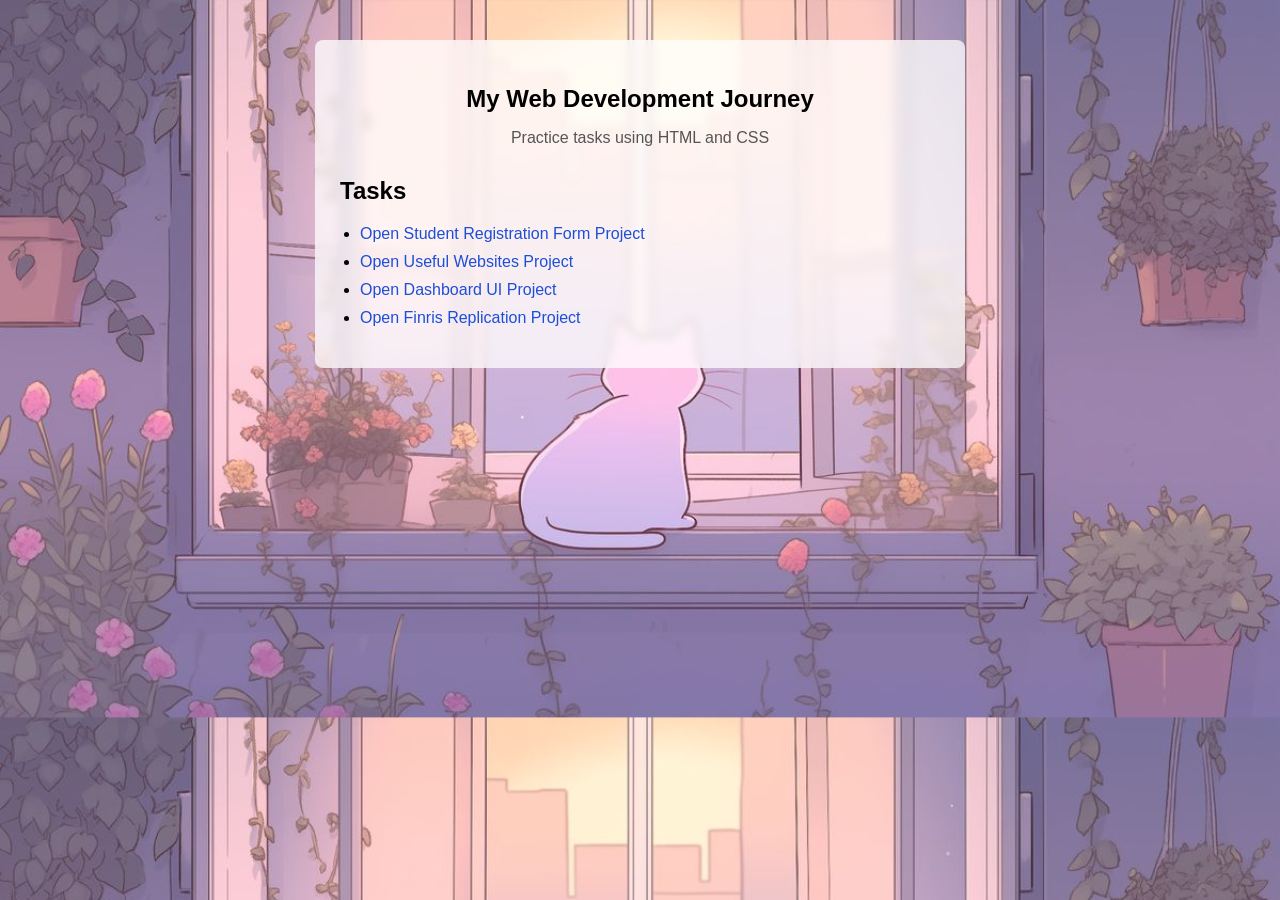
<file: index.html>
<!DOCTYPE html>
<html lang="en">

<head>
    <meta charset="UTF-8">
    <meta name="viewport" content="width=device-width, initial-scale=1.0">

    <title>My Web Development Journey</title>
    <meta name="description" content="A collection of my HTML and CSS practice projects.">
    <link rel="icon" type="image/png" href="./PUBLIC/favicon.png">
    <style>
        body {
            font-family: Arial, sans-serif;
            background-image: url(./PUBLIC/mainBG.jpg);
            background-size: cover;
            margin: 0;
            padding: 40px;
        }

        .container {
            max-width: 600px;
            margin: auto;
            background: rgba(255, 255, 255, 0.75);
            padding: 25px;
            border-radius: 8px;
            backdrop-filter: blur(4px);
        }

        h1 {
            text-align: center;
            margin-bottom: 10px;
        }

        p {
            text-align: center;
            color: #555;
        }

        h2 {
            margin-top: 30px;
        }

        ul {
            padding-left: 20px;
        }

        li {
            margin: 10px 0;
        }

        a {
            text-decoration: none;
            color: #1d4ed8;
            transition: 0.2s;
        }

        a:hover {
            cursor: pointer;
            text-decoration: none;
            outline: 2px solid #2563eb;
            outline-offset: 2px;
        }

        a:focus {
            cursor: pointer;
            text-decoration: underline;
            outline: 2px solid #2563eb;
            outline-offset: 2px;
        }
    </style>
</head>

<body>

    <main class="container">
        <section>
            <h1>My Web Development Journey</h1>

            <p>Practice tasks using HTML and CSS</p>

            <h2>Tasks</h2>

            <ul>
                <li>
                    <a href="./projects/html-basics/form/index.html" target="_blank" rel="noopener noreferrer">
                        Open Student Registration Form Project
                    </a>
                </li>

                <li>
                    <a href="./projects/html-basics/websites/index.html" target="_blank" rel="noopener noreferrer">
                        Open Useful Websites Project
                    </a>
                </li>

                <li>
                    <a href="./projects/html-basics/dashboard-ui/index.html" target="_blank" rel="noopener noreferrer">
                        Open Dashboard UI Project
                    </a>
                </li>

                <li>
                    <a href="./projects/html-basics/replicates/finris.html" target="_blank" rel="noopener noreferrer">
                        Open Finris Replication Project
                    </a>
                </li>
            </ul>
        </section>
    </main>

</body>

</html>
</file>
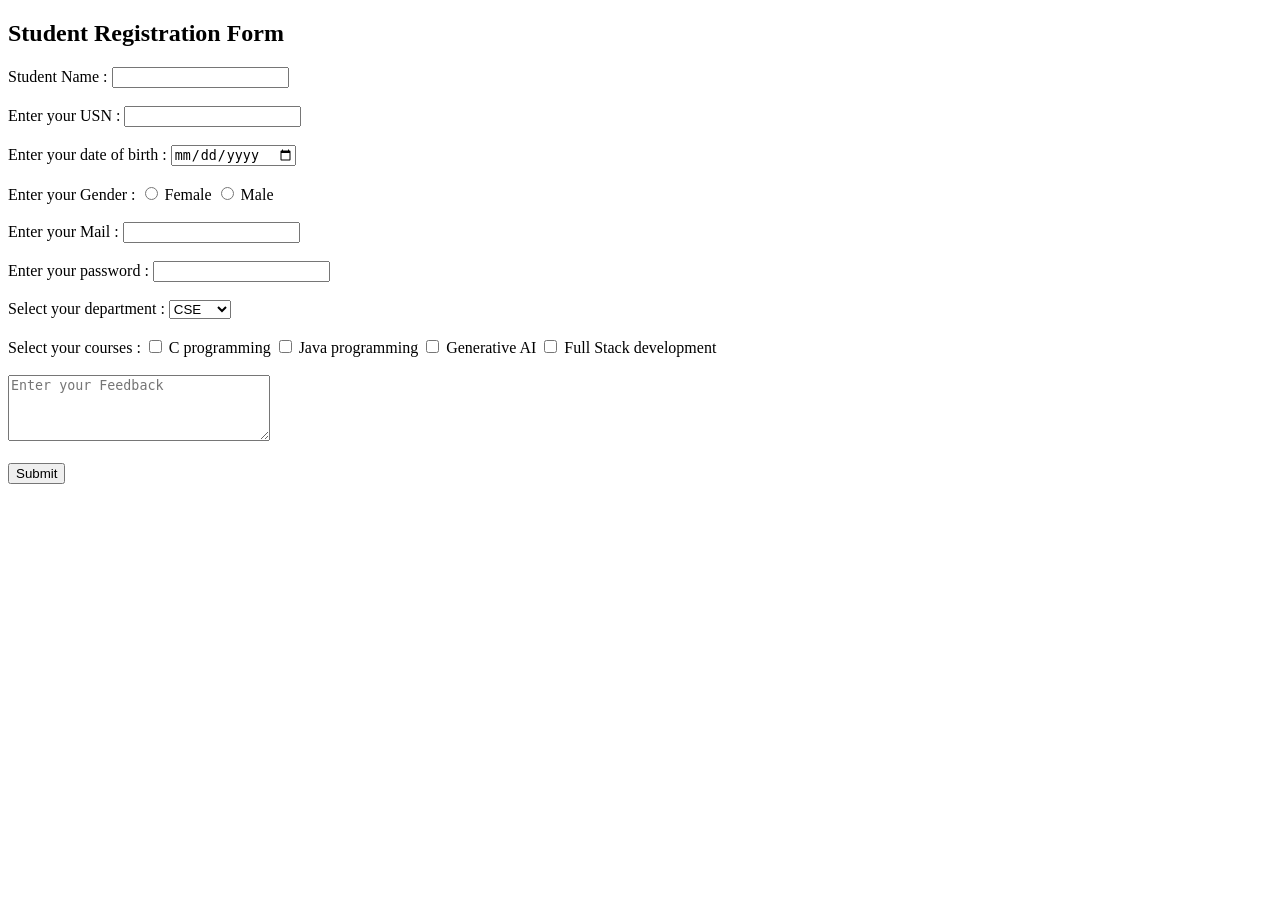
<file: 01-html/form/index.html>
<!DOCTYPE html>
<html lang="en">
<head>
    <meta charset="UTF-8">
    <title>Student Registration</title>
</head>
<body>
    <h2>Student Registration Form</h2>
    <form action="#" method="post">
        <label for="name">Student Name : </label>
        <input type="text" name="name" id="name">
        <br> <br>
        <label for="usn">Enter your USN : </label>
        <input type="text" name="usn" id="usn">
        <br> <br>
        <label for="dob">Enter your date of birth : </label>
        <input type="date" name="dob" id="dob">
        <br> <br>
        <label for="gender">Enter your Gender : </label>
        <input type="radio" name="gender" id="gender-female" value="female">
        <label for="female">Female</label>
        <input type="radio" name="gender" id="gender-male" value="male">
        <label for="male">Male</label>
        <br> <br>
        <label for="mail">Enter your Mail : </label>
        <input type="email" name="mail" id="mail">
        <br> <br>
        <label for="password">Enter your password : </label>
        <input type="password" name="password" id="password">
        <br> <br>
        <label for="dept">Select your department : </label>
        <select name="dept" id="dept">
            <option>CSE</option>
            <option>AIML</option>
            <option>ECE</option>
            <option>CIVIL</option>
            <option>MECH</option>
            <option>DS</option>
        </select>
        <br> <br>
        <label for="course">Select your courses : </label>
        <input type="checkbox" name="course" id="course1" value="C programming">
        <label for="course1">C programming</label>
        <input type="checkbox" name="course" id="course2" value="Java programming">
        <label for="course2">Java programming</label>
        <input type="checkbox" name="course" id="course3" value="Generative AI">
        <label for="course3">Generative AI</label>
        <input type="checkbox" name="course" id="course4" value="Full Stack development">
        <label for="course4">Full Stack development</label>
        <br> <br>
        <textarea name="feedback" rows="4" cols="30" placeholder="Enter your Feedback"></textarea>
        <br> <br>
        <button type="submit">Submit</button>
    </form>
</body>
</html>
</file>
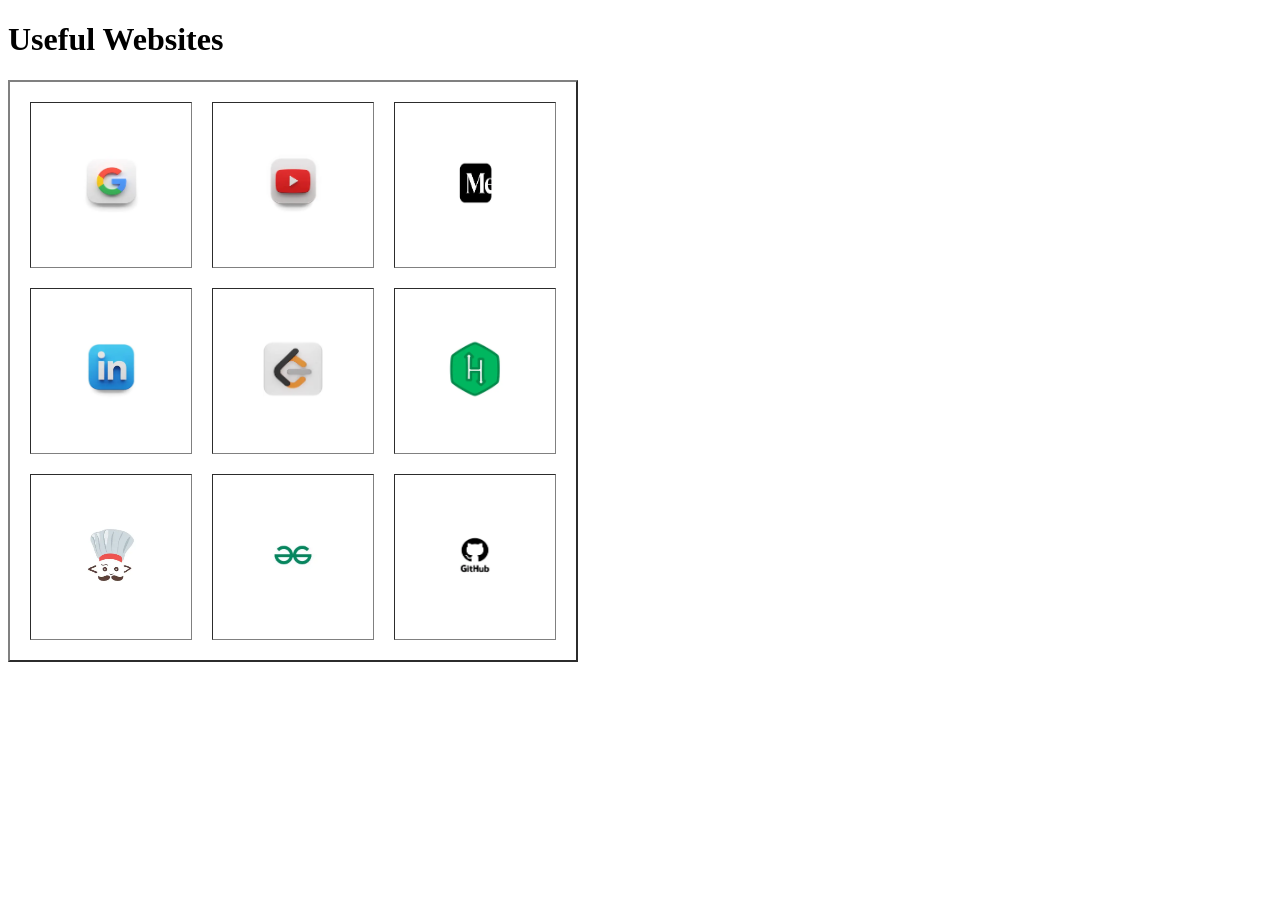
<file: 01-html/websites/index.html>
<!DOCTYPE html>
<html lang="en">
<head>
    <meta charset="UTF-8">
    <title>Useful Websites</title>
</head>
<body>
    <h1>Useful Websites</h1>
    <table border="2" cellpadding = "50" cellspacing = "20">
        <tr>
            <td><a href="https://www.google.com/"  target ="_blank">
                <img src="../../PUBLIC/google.jpg" alt="Google" width="60" height="60">
            </a></td>
            <td><a href="https://www.youtube.com/"  target ="_blank">
                <img src="../../PUBLIC/youtube.jpg" alt="YouTube" width="60" height="60">
            </a></td>
            <td><a href="https://www.medium.com/"  target ="_blank">
                <img src="../../PUBLIC/medium.jpg" alt="Medium" width="60" height="60">
            </a></td>
        </tr>
        <tr>
            <td><a href="https://www.linkedin.com/"  target ="_blank">
                <img src="../../PUBLIC/linkedin.jpg" alt="LinkedIn" width="60" height="60">
            </a></td>
            <td><a href="https://www.leetcode.com/"  target ="_blank">
                <img src="../../PUBLIC/leetcode.jpg" alt="LeetCode" width="60" height="60">
            </a></td>
            <td><a href="https://www.hackerrank.com/"  target ="_blank">
                <img src="../../PUBLIC/hackerrank.jpg" alt="HackerRank" width="60" height="60">
            </a></td>
        </tr>
        <tr>
            <td><a href="https://www.codechef.com/"  target ="_blank">
                <img src="../../PUBLIC/codechef.jpg" alt="CodeChef" width="60" height="60">
            </a></td>
            <td><a href="https://www.geeksforgeeks.org/"  target ="_blank">
                <img src="../../PUBLIC/gfg.jpg" alt="GeeksforGeeks" width="60" height="60">
            </a></td>
            <td><a href="https://github.com/"  target ="_blank">
                <img src="../../PUBLIC/github.jpg" alt="GitHub" width="60" height="60">
            </a></td>
        </tr>
    </table>
</body>
</html>
</file>
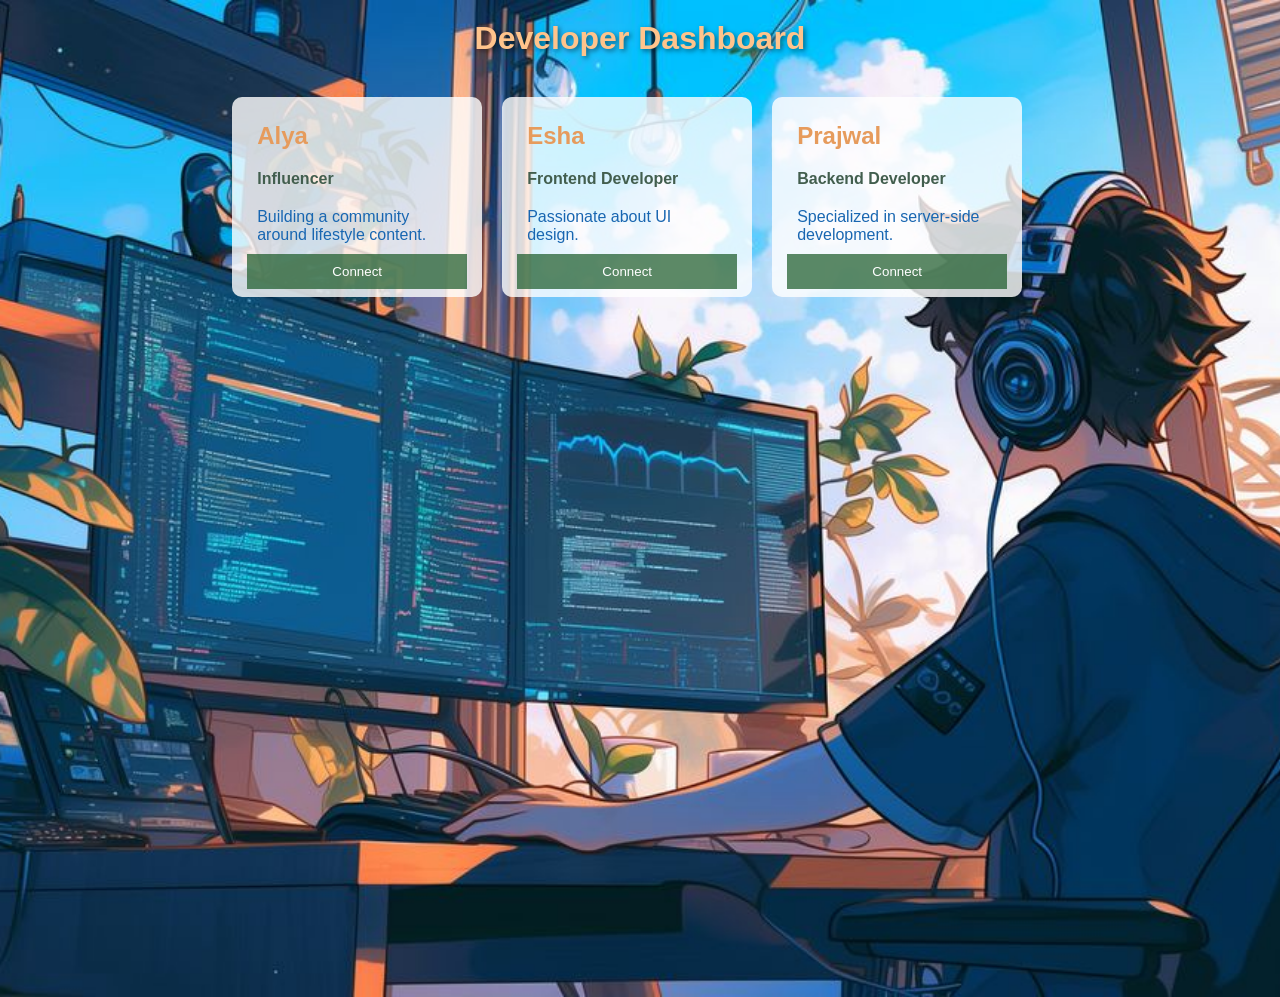
<file: projects/html-basics/dashboard-ui/index.html>
<!DOCTYPE html>
<html lang="en">

<head>
    <meta charset="UTF-8">
    <meta name="viewport" content="width=device-width, initial-scale=1.0">
    <title>Developer Dashboard</title>
    <link rel="stylesheet" href="style.css">
</head>

<body>
    <h1 id="title">Developer Dashboard</h1>
    <div class="container">
        <div class="card">
            <h2 class="name">Alya</h2>
            <p class="role">Influencer</p>
            <p>Building a community around lifestyle content.</p>
            <button class="btn">Connect</button>
        </div>
        <div class="card">
            <h2 class="name">Esha</h2>
            <p class="role">Frontend Developer</p>
            <p>Passionate about UI design.</p>
            <button class="btn">Connect</button>
        </div>
        <div class="card">
            <h2 class="name">Prajwal</h2>
            <p class="role">Backend Developer</p>
            <p>Specialized in server-side development.</p>
            <button class="btn">Connect</button>
        </div>
    </div>
</body>

</html>
</file>
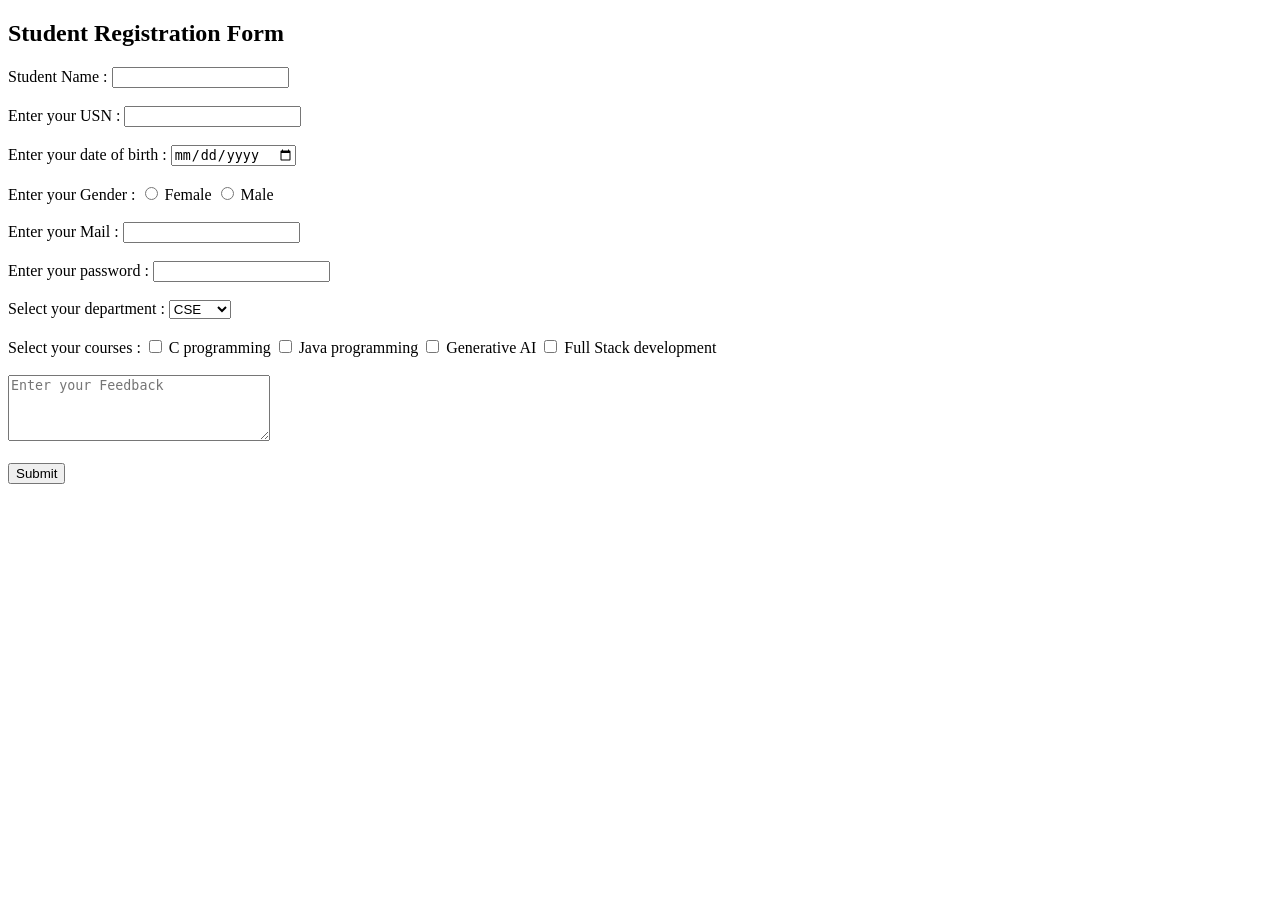
<file: projects/html-basics/form/index.html>
<!DOCTYPE html>
<head>
    <title>Student Registration</title>
</head>
<body>
    <h2>Student Registration Form</h2>
    <form>
        <label for="name">Student Name : </label>
        <input type="text" name="name" id="name">
        <br> <br>
        <label for="usn">Enter your USN : </label>
        <input type="text" name="usn" id="usn">
        <br> <br>
        <label for="dob">Enter your date of birth : </label>
        <input type="date" name="dob" id="dob">
        <br> <br>
        <label for="gender">Enter your Gender : </label>
        <input type="radio" name="gender" id="female" value="female">
        <label for="female">Female</label>
        <input type="radio" name="gender" id="male" value="male">
        <label for="male">Male</label>
        <br> <br>
        <label for="mail">Enter your Mail : </label>
        <input type="email" name="mail" id="mail">
        <br> <br>
        <label for="pass">Enter your password : </label>
        <input type="password" name="password" id="password">
        <br> <br>
        <label for="dept">Select your department : </label>
        <select name="dept">
            <option>CSE</option>
            <option>AIML</option>
            <option>ECE</option>
            <option>CIVIL</option>
            <option>MECH</option>
            <option>DS</option>
        </select>
        <br> <br>
        <label for="course">Select your courses : </label>
        <input type="checkbox" name="course" id="course1" value="C programming">
        <label for="course1">C programming</label>
        <input type="checkbox" name="course" id="course2" value="Java programming">
        <label for="course2">Java programming</label>
        <input type="checkbox" name="course" id="course3" value="Generative AI">
        <label for="course3">Generative AI</label>
        <input type="checkbox" name="course" id="course4" value="Full Stack development">
        <label for="course4">Full Stack development</label>
        <br> <br>
        <textarea rows="4" cols="30" placeholder="Enter your Feedback"></textarea>
        <br> <br>
        <button>Submit</button>
    </form>
</body>
</html>
</file>
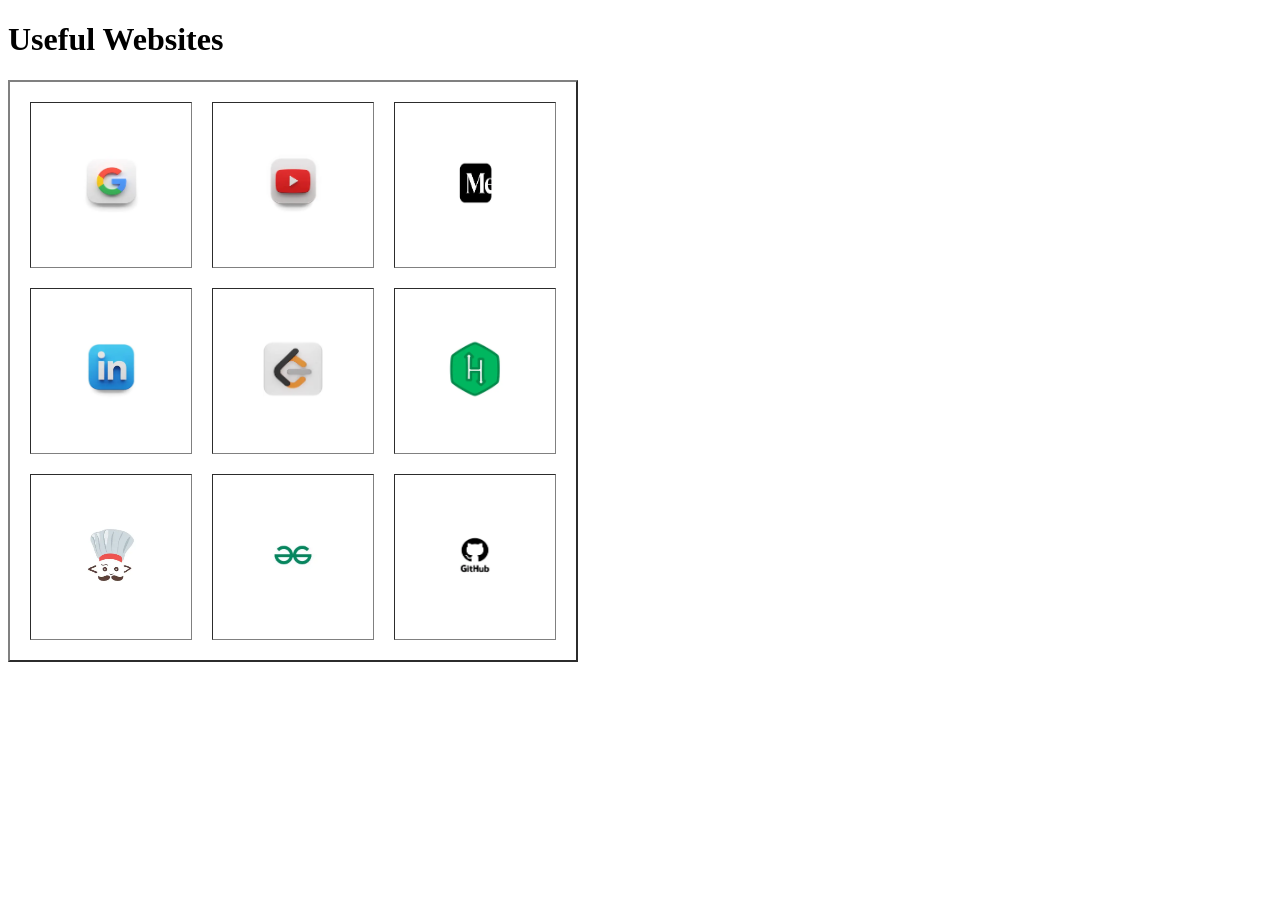
<file: projects/html-basics/websites/index.html>
<!DOCTYPE html>
<html lang="en">
<head>
    <meta charset="UTF-8">
    <title>Useful Websites</title>
</head>
<body>
    <h1>Useful Websites</h1>
    <table border="2" cellpadding = "50" cellspacing = "20">
        <tr>
            <td><a href="https://www.google.com/"  target ="_blank">
                <img src="../../../PUBLIC/google.jpg" alt="Google" width="60" height="60">
            </a></td>
            <td><a href="https://www.youtube.com/"  target ="_blank">
                <img src="../../../PUBLIC/youtube.jpg" alt="YouTube" width="60" height="60">
            </a></td>
            <td><a href="https://www.medium.com/"  target ="_blank">
                <img src="../../../PUBLIC/medium.jpg" alt="Medium" width="60" height="60">
            </a></td>
        </tr>
        <tr>
            <td><a href="https://www.linkedin.com/"  target ="_blank">
                <img src="../../../PUBLIC/linkedin.jpg" alt="LinkedIn" width="60" height="60">
            </a></td>
            <td><a href="https://www.leetcode.com/"  target ="_blank">
                <img src="../../../PUBLIC/leetcode.jpg" alt="LeetCode" width="60" height="60">
            </a></td>
            <td><a href="https://www.hackerrank.com/"  target ="_blank">
                <img src="../../../PUBLIC/hackerrank.jpg" alt="HackerRank" width="60" height="60">
            </a></td>
        </tr>
        <tr>
            <td><a href="https://www.codechef.com/"  target ="_blank">
                <img src="../../../PUBLIC/codechef.jpg" alt="CodeChef" width="60" height="60">
            </a></td>
            <td><a href="https://www.geeksforgeeks.org/"  target ="_blank">
                <img src="../../../PUBLIC/gfg.jpg" alt="GeeksforGeeks" width="60" height="60">
            </a></td>
            <td><a href="https://github.com/"  target ="_blank">
                <img src="../../../PUBLIC/github.jpg" alt="GitHub" width="60" height="60">
            </a></td>
        </tr>
    </table>
</body>
</html>
</file>
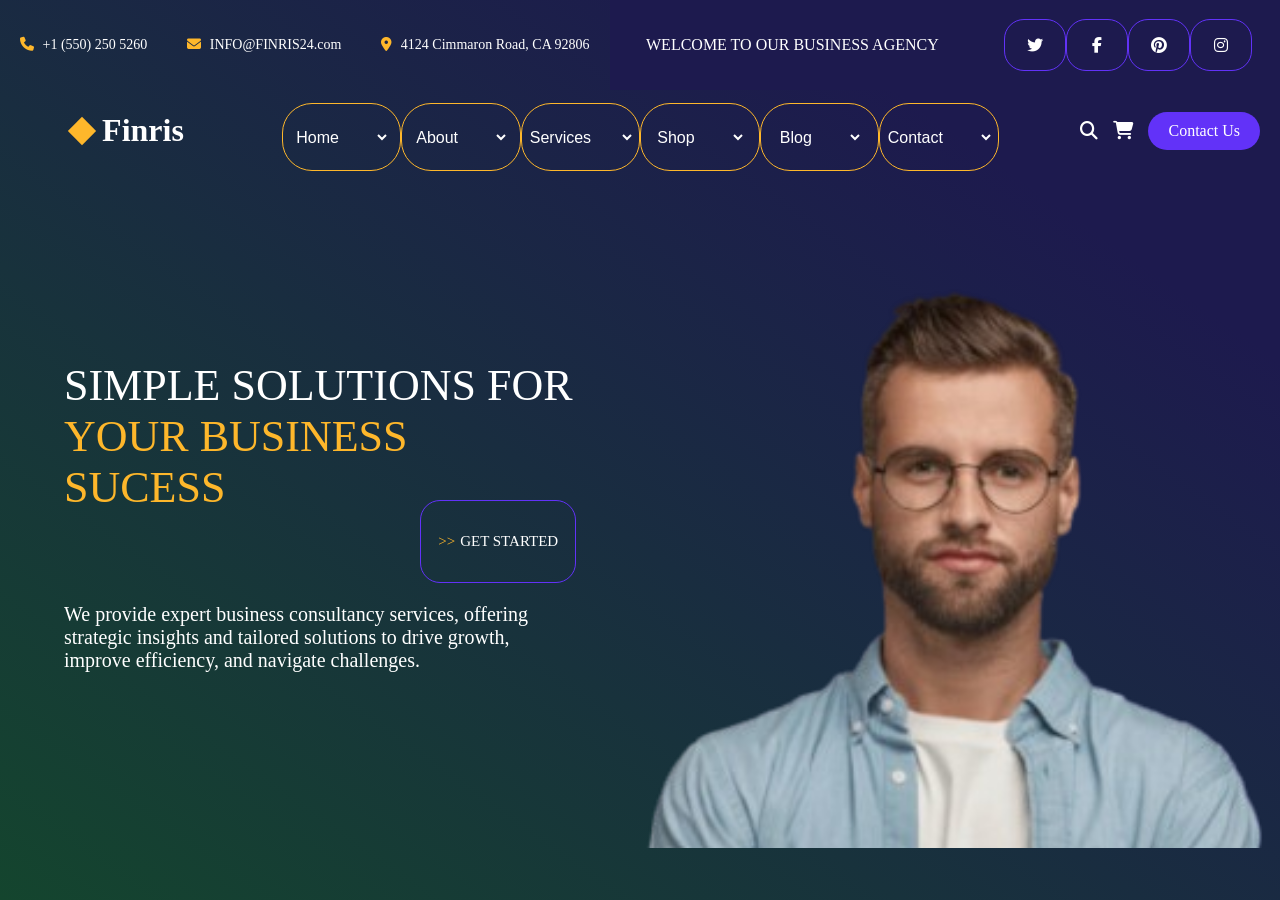
<file: projects/html-basics/replicates/finris.html>
<!DOCTYPE html>
<html lang="en">

<head>
    <meta charset="UTF-8">
    <meta name="viewport" content="width=device-width, initial-scale=1.0">
    <title>Replication</title>
    <link rel="stylesheet" href="./finris.css">
    <link rel="stylesheet" href="https://cdnjs.cloudflare.com/ajax/libs/font-awesome/6.5.1/css/all.min.css">

</head>

<body>
    <div class="parent">
        <div class="header1">
            <div class="headline">
                <div class="details">
                    <div class="phone">
                        <i class="fa-solid fa-phone"></i> +1 (550) 250 5260
                    </div>
                    <div class="email">
                        <i class="fa-solid fa-envelope"></i> INFO@FINRIS24.com
                    </div>
                    <div class="location">
                        <i class="fa-solid fa-location-dot"></i> 4124 Cimmaron Road, CA 92806
                    </div>
                </div>
                <div class="welcome">WELCOME TO OUR BUSINESS AGENCY</div>
                <div class="icons">
                    <div class="apps"><i class="fa-brands fa-twitter"></i></div>
                    <div class="apps"><i class="fa-brands fa-facebook-f"></i></div>
                    <div class="apps"><i class="fa-brands fa-pinterest"></i></div>
                    <div class="apps"><i class="fa-brands fa-instagram"></i></div>
                </div>
            </div>
        </div>
        <div class="header2">
            <div class="logo">
                <div class="diamond"></div>
                <h1>Finris</h1>
            </div>
            <div class="features">
                <div class="home">
                    <select name="home" id="h1">
                        <option selected disabled>Home</option>
                        <option value="home1">Home One</option>
                        <option value="home2">Home Two</option>
                    </select>
                </div>
                <div class="home">
                    <select name="about" id="a1">
                        <option selected disabled>About</option>
                        <option value="about1">About One</option>
                        <option value="about2">About Two</option>
                    </select>
                </div>
                <div class="home">
                    <select name="services" id="s1">
                        <option selected disabled>Services</option>
                        <option value="service1">Service One</option>
                        <option value="service2">Service Two</option>
                    </select>
                </div>
                <div class="home">
                    <select name="shop" id="sh1">
                        <option selected disabled>Shop</option>
                        <option value="shop1">Shop One</option>
                        <option value="shop2">Shop Two</option>
                    </select>
                </div>
                <div class="home">
                    <select name="blog" id="b1">
                        <option selected disabled>Blog</option>
                        <option value="blog1">Blog One</option>
                        <option value="blog2">Blog Two</option>
                    </select>
                </div>
                <div class="home">
                    <select name="contact" id="c1">
                        <option selected disabled>Contact</option>
                        <option value="contact1">Contact One</option>
                        <option value="contact2">Contact Two</option>
                    </select>
                </div>
            </div>
            <div class="contactUs">
                <div class="iconBtns">
                    <i class="fa-solid fa-search"></i>
                    <i class="fa-solid fa-cart-shopping"></i>
                </div>
                <div class="cont">Contact Us</div>
            </div>
        </div>
        <div class="body">
            <div class="bodyLeft">
                <div class="container">
                    <div class="head">
                        <div class="firstline"><span>SIMPLE SOLUTIONS FOR</span></div>
                        <div class="secline"><span>YOUR BUSINESS SUCESS</span></div>
                    </div>
                    <div class="button">
                        <span class="arrow">>></span>  GET STARTED
                    </div>
                    <div class="data">
                        <p>We provide expert business consultancy services, offering strategic
                            insights and tailored solutions to drive growth, improve efficiency,
                            and navigate challenges.</p>
                    </div>
                </div>
            </div>
            <div class="bodyRight">
                <div class="Card1"></div>
                <div class="Card2"></div>
            </div>
        </div>
    </div>
</body>

</html>
</file>
<file: projects/html-basics/dashboard-ui/style.css>
* {
    margin: 0;
    padding: 0;
    box-sizing: border-box;
}

body {
    background: url(../../../PUBLIC/deveBg.jpg) no-repeat center;
    background-size: cover;
    font-family: Arial;
}

h2,
.name {
    color: #E69B5C;
}

h2,
p {
    margin: 10px;
}

p {
    color: #1866B1;
}

#title {
    text-align: center;
    color: #FFC48C;
    margin: 20px 0;
    text-shadow: 2px 2px 5px rgba(0, 0, 0, 0.5);
}

.container {
    width: 98svw;
    height: 100svh;
    display: flex;
    justify-content: center;
    gap: 20px;
    margin-top: 40px;
}

.card {
    width: 250px;
    height: 200px;
    background-color: rgba(255, 255, 255, 0.8);
    border-radius: 10px;
    justify-content: space-between;
    display: flex;
    flex-direction: column;
    padding: 15px;
}

.role {
    color: #425E4E;
    font-weight: bold;
}

.btn {
    background-color: rgba(25, 89, 39, 0.7);
    color: white;
    padding: 10px;
    border: none;
    cursor: pointer;
}

.btn:hover {
    background-color: rgba(25, 89, 39, 1);
}
</file>
<file: projects/html-basics/replicates/finris.css>
*{
    margin: 0;
    padding: 0;
}
.parent{
    width: 100svw;
    height: 100svh;
    background-color: #14452E;
    background: linear-gradient(to bottom left,#1D1A4E 20%, #14452E );
}
.header1{
    width: 100%;
    height: 10%;
}
.header2{
    width: 100%;
    height: 15%;
}
.header1{
    display: flex;
}
.header2{
    display: flex;
    position: relative;
}
.body{
    width: 100%;
    height: 75%;
    display: flex;
    color: white;
    font-size: 20px;
}
.bodyLeft,.bodyRight{
    width: 50%;
    height: 100%;
}
.bodyLeft{
    display: flex;
    justify-content: center;
    align-items: center;
}
.bodyRight{
    background: url(./images/BGremove.png);
    background-repeat: no-repeat;
    background-position: center;
    background-size: contain;
    display: flex;
    position: relative;
}
.container{
    width: 80%;
    height: 60%;
    position: relative;
}
.head{
    font-size: 44px;
    width: 100%;
    height: 60%;
}
.firstline{
    color: white;
}
.secline{
    color: #FEB72B;
}
.arrow{
    color: #FEB72B;
    margin-right: 5px;
}
.button{
    display: flex;
    justify-content: center;
    align-items: center;
    font-size: 15px;
    width: 30%;
    height: 20%;
    border: #6232F8 solid 1px;
    border-radius: 20px;
    position: absolute;
    bottom: 45%;
    right: 0;
}
.data{
    width: 100%;
    height: 40%;
}
.logo{
    width: 20%;
    height: 60%;
    display: flex;
    justify-content: center;
    align-items: center;
    color: white;
}
.logo{
    display: flex;
    align-items: center;
    gap: 10px;
    color: white;
}
.diamond{
    width: 20px;
    height: 20px;
    background: #FEB72B;
    transform: rotate(45deg);
}
.features{
    width: 60%;
    height: 70%;
    display: flex;
    color: white;
    justify-content: center;
    align-items: center;
}
.home{
    width: 15.3%;
    height: 70%;
    border: #FEB72B solid 1.5px;
    display: flex;
    font-size: medium;
    justify-content: center;
    align-items: center;
    border-radius: 30px;
}
#h1,#a1,#s1,#sh1,#b1,#c1{
    background: transparent;
    border: none;
    outline: none;
    color: white;
    font-size: 16px;
}
.phone i, .email i, .location i {
    color: #FEB72B;
  margin-right: 5px;
}
.contactUs{
    position: absolute;
    right: 20px;
    height: 60%;
    display: flex;
    align-items: center;
    gap: 15px;
}
.iconBtns{
    display: flex;
    gap: 15px;
    font-size: 18px;
    color: white;
}
.cont{
    padding: 10px 20px;
    border-radius: 25px;
    color: white;
    background-color: #6232F8;
    display: flex;
    align-items: center;
    justify-content: center;
    white-space: nowrap;
}
.headline{
    width: 100%;
    height: 100%;
    display: flex;
    color: white;
}
.details{
    width: 50%;
    height: 100%;
    display: flex;
    justify-content: space-around;
    align-items: center;
    font-size: 14px;
    color: white;
}
.welcome{
    width: 30%;
    height: 100%;
    display: flex;
    justify-content: center;
    align-items: center;
    background-color: #1D1A4E;
}
.icons{
    width: 25%;
    height: 100%;
    background-color: #1D1A4E;
    display: flex;
    justify-content: center;
    align-items: center;
}
.apps{
    width: 60px;
    height: 50px;
    display: flex;
    justify-content: center;
    align-items: center;
    border: #6232F8 solid 1px;
    border-radius: 20px;
}
</file>
